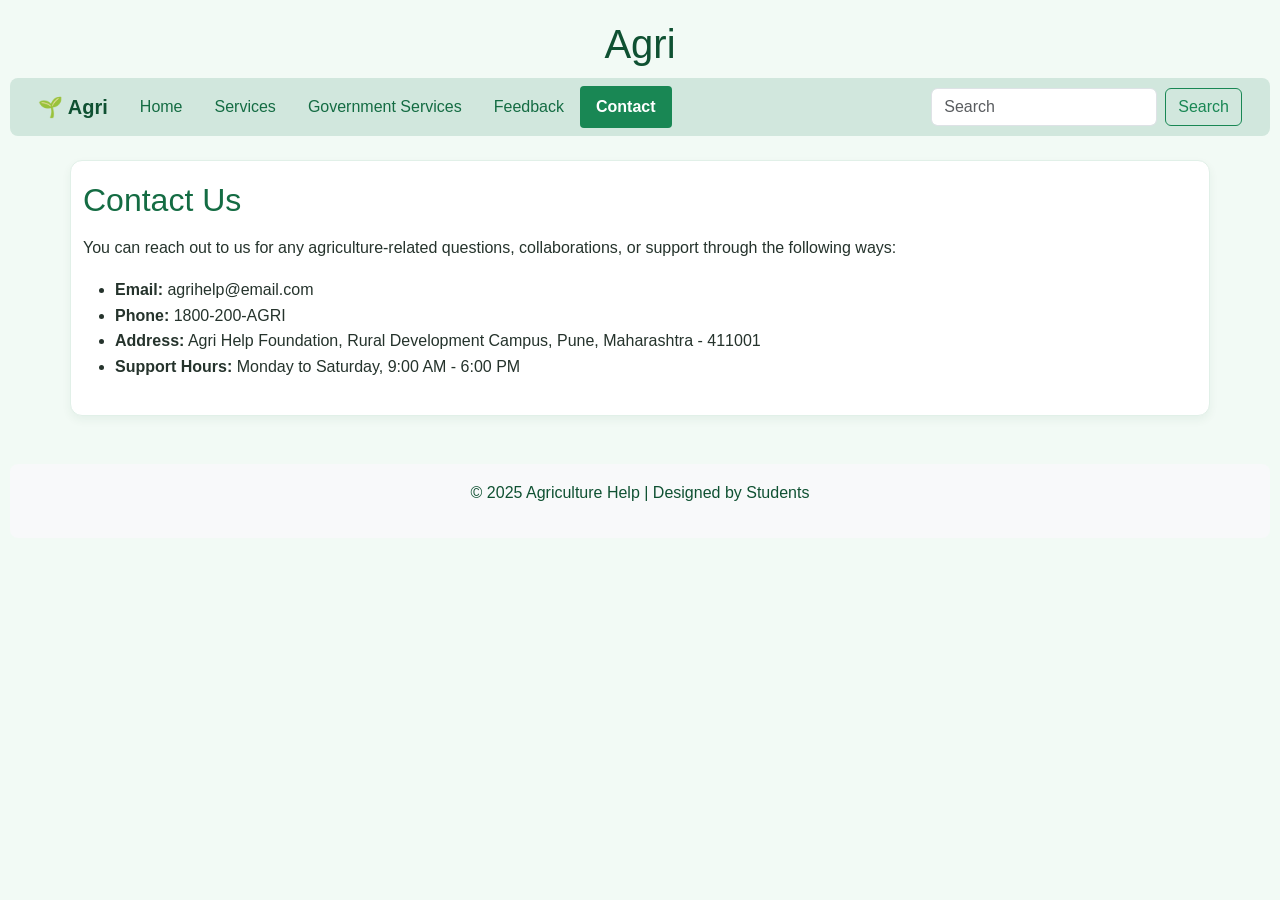
<file: contact.html>
<!DOCTYPE html>
<html lang="en">
<head>
  <meta charset="UTF-8" />
  <meta name="viewport" content="width=device-width, initial-scale=1.0" />
  <title>Contact Us - Agri Help</title>

  <link href="https://cdn.jsdelivr.net/npm/bootstrap@5.3.3/dist/css/bootstrap.min.css" rel="stylesheet" />
  
  <link rel="stylesheet" href="agri.css" />
</head>
<body>

  <h1>Agri</h1>

  <nav class="navbar navbar-expand-lg bg-body-tertiary">
    <div class="container-fluid">
      <a class="navbar-brand" href="ag.html">🌱 Agri</a>
      <button class="navbar-toggler" type="button" data-bs-toggle="collapse" data-bs-target="#navbarTogglerDemo03" aria-controls="navbarTogglerDemo03" aria-expanded="false" aria-label="Toggle navigation">
        <span class="navbar-toggler-icon"></span>
      </button>

      <div class="collapse navbar-collapse" id="navbarTogglerDemo03">
        <ul class="navbar-nav me-auto mb-2 mb-lg-0">
          <li class="nav-item"><a class="nav-link" href="ag.html">Home</a></li>
          <li class="nav-item"><a class="nav-link" href="service.html">Services</a></li>
          <li class="nav-item"><a class="nav-link" href="gov.html">Government Services</a></li>
          <li class="nav-item"><a class="nav-link" href="feedback.html">Feedback</a></li>
          <li class="nav-item"><a class="nav-link" href="contact.html">Contact</a></li>
        </ul>
        <form class="d-flex ms-auto" role="search">
          <input class="form-control me-2" type="search" placeholder="Search" aria-label="Search" />
          <button class="btn btn-outline-success" type="submit">Search</button>
        </form>
      </div>
    </div>
  </nav>

  <section class="container mt-4">
    <h2>Contact Us</h2>
    <p>You can reach out to us for any agriculture-related questions, collaborations, or support through the following ways:</p>
    <ul>
      <li><strong>Email:</strong> agrihelp@email.com</li>
      <li><strong>Phone:</strong> 1800-200-AGRI</li>
      <li><strong>Address:</strong> Agri Help Foundation, Rural Development Campus, Pune, Maharashtra - 411001</li>
      <li><strong>Support Hours:</strong> Monday to Saturday, 9:00 AM - 6:00 PM</li>
    </ul>
  </section>

  <footer class="text-center mt-5 p-3 bg-light">
    <p>© 2025 Agriculture Help | Designed by Students</p>
  </footer>

  <script src="https://cdn.jsdelivr.net/npm/bootstrap@5.3.3/dist/js/bootstrap.bundle.min.js"></script>

  <script>
    document.querySelectorAll('.nav-link').forEach(link => {
      if (link.href === window.location.href) {
        link.classList.add('active');
        link.setAttribute('aria-current', 'page');
      }
    });
  </script>
</body>
</html>
</file>
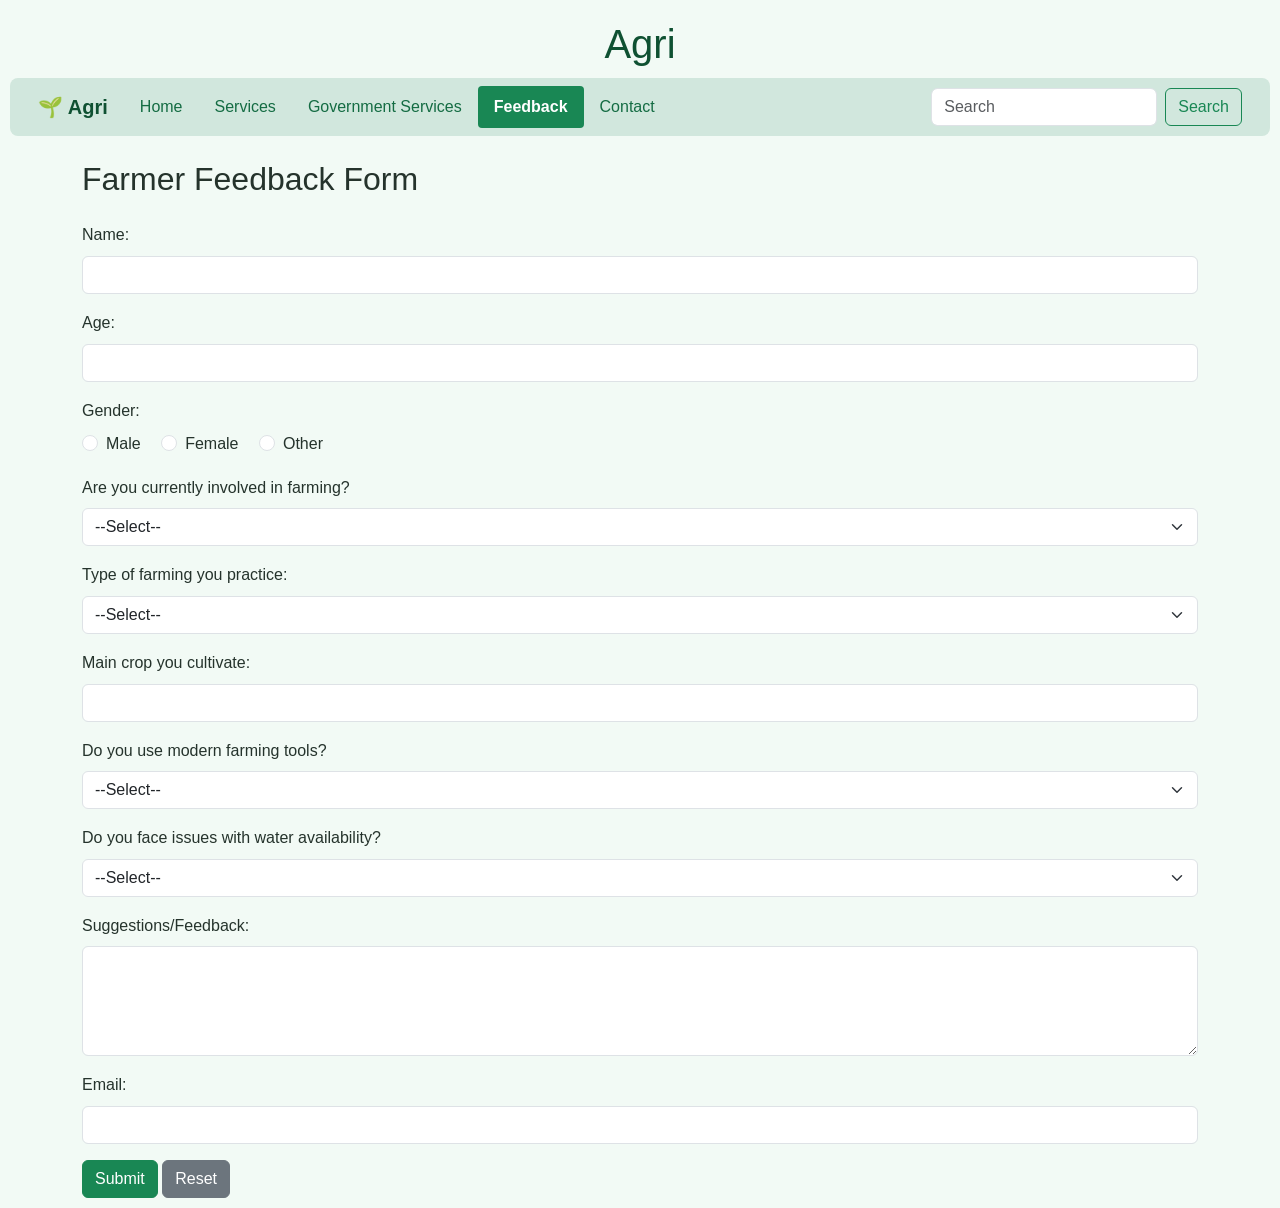
<file: feedback.html>
<!DOCTYPE html>
<html lang="en">
<head>
  <meta charset="UTF-8" />
  <title>Agriculture Feedback</title>
  
  <link href="https://cdn.jsdelivr.net/npm/bootstrap@5.3.3/dist/css/bootstrap.min.css" rel="stylesheet" />
  
  <link rel="stylesheet" href="agri.css" />
</head>
<body>

  <h1>Agri</h1>

  <nav class="navbar navbar-expand-lg bg-body-tertiary">
    <div class="container-fluid">
      <a class="navbar-brand" href="ag.html">🌱 Agri</a>
      <button class="navbar-toggler" type="button" data-bs-toggle="collapse" data-bs-target="#navbarTogglerDemo03" aria-controls="navbarTogglerDemo03" aria-expanded="false" aria-label="Toggle navigation">
        <span class="navbar-toggler-icon"></span>
      </button>

      <div class="collapse navbar-collapse" id="navbarTogglerDemo03">
        <ul class="navbar-nav me-auto mb-2 mb-lg-0">
          <li class="nav-item"><a class="nav-link" href="ag.html">Home</a></li>
          <li class="nav-item"><a class="nav-link" href="service.html">Services</a></li>
          <li class="nav-item"><a class="nav-link" href="gov.html">Government Services</a></li>
          <li class="nav-item"><a class="nav-link" href="feedback.html">Feedback</a></li>
          <li class="nav-item"><a class="nav-link" href="contact.html">Contact</a></li>
        </ul>
        <form class="d-flex ms-auto" role="search">
          <input class="form-control me-2" type="search" placeholder="Search" aria-label="Search" />
          <button class="btn btn-outline-success" type="submit">Search</button>
        </form>
      </div>
    </div>
  </nav>

  <div class="container mt-4">
    <h2 class="mb-4">Farmer Feedback Form</h2>
    <form>
      <div class="mb-3">
        <label for="name" class="form-label">Name:</label>
        <input type="text" class="form-control" id="name" name="name" required />
      </div>

      <div class="mb-3">
        <label for="age" class="form-label">Age:</label>
        <input type="number" class="form-control" id="age" name="age" required />
      </div>

      <div class="mb-3">
        <label class="form-label">Gender:</label><br />
        <div class="form-check form-check-inline">
          <input type="radio" class="form-check-input" name="gender" value="male" required />
          <label class="form-check-label">Male</label>
        </div>
        <div class="form-check form-check-inline">
          <input type="radio" class="form-check-input" name="gender" value="female" required />
          <label class="form-check-label">Female</label>
        </div>
        <div class="form-check form-check-inline">
          <input type="radio" class="form-check-input" name="gender" value="other" required />
          <label class="form-check-label">Other</label>
        </div>
      </div>

      <div class="mb-3">
        <label class="form-label">Are you currently involved in farming?</label>
        <select class="form-select" name="farming" required>
          <option value="">--Select--</option>
          <option value="yes">Yes</option>
          <option value="no">No</option>
        </select>
      </div>

      <div class="mb-3">
        <label class="form-label">Type of farming you practice:</label>
        <select class="form-select" name="farming_type">
          <option value="">--Select--</option>
          <option value="organic">Organic</option>
          <option value="inorganic">Inorganic</option>
          <option value="mixed">Mixed</option>
        </select>
      </div>

      <div class="mb-3">
        <label for="main_crop" class="form-label">Main crop you cultivate:</label>
        <input type="text" class="form-control" id="main_crop" name="main_crop" />
      </div>

      <div class="mb-3">
        <label class="form-label">Do you use modern farming tools?</label>
        <select class="form-select" name="tools">
          <option value="">--Select--</option>
          <option value="yes">Yes</option>
          <option value="no">No</option>
        </select>
      </div>

      <div class="mb-3">
        <label class="form-label">Do you face issues with water availability?</label>
        <select class="form-select" name="water_issue">
          <option value="">--Select--</option>
          <option value="always">Always</option>
          <option value="sometimes">Sometimes</option>
          <option value="never">Never</option>
        </select>
      </div>

      <div class="mb-3">
        <label for="feedback" class="form-label">Suggestions/Feedback:</label>
        <textarea class="form-control" id="feedback" name="feedback" rows="4"></textarea>
      </div>

      <div class="mb-3">
        <label for="email" class="form-label">Email:</label>
        <input type="email" class="form-control" id="email" name="email" required />
      </div>

      <button type="submit" class="btn btn-primary">Submit</button>
      <button type="reset" class="btn btn-secondary">Reset</button>
    </form>
  </div>

  <script src="https://cdn.jsdelivr.net/npm/bootstrap@5.3.3/dist/js/bootstrap.bundle.min.js"></script>

  <script>
    document.querySelectorAll('.nav-link').forEach(link => {
      if (link.href === window.location.href) {
        link.classList.add('active');
        link.setAttribute('aria-current', 'page');
      }
    });
  </script>
</body>
</html>
</file>
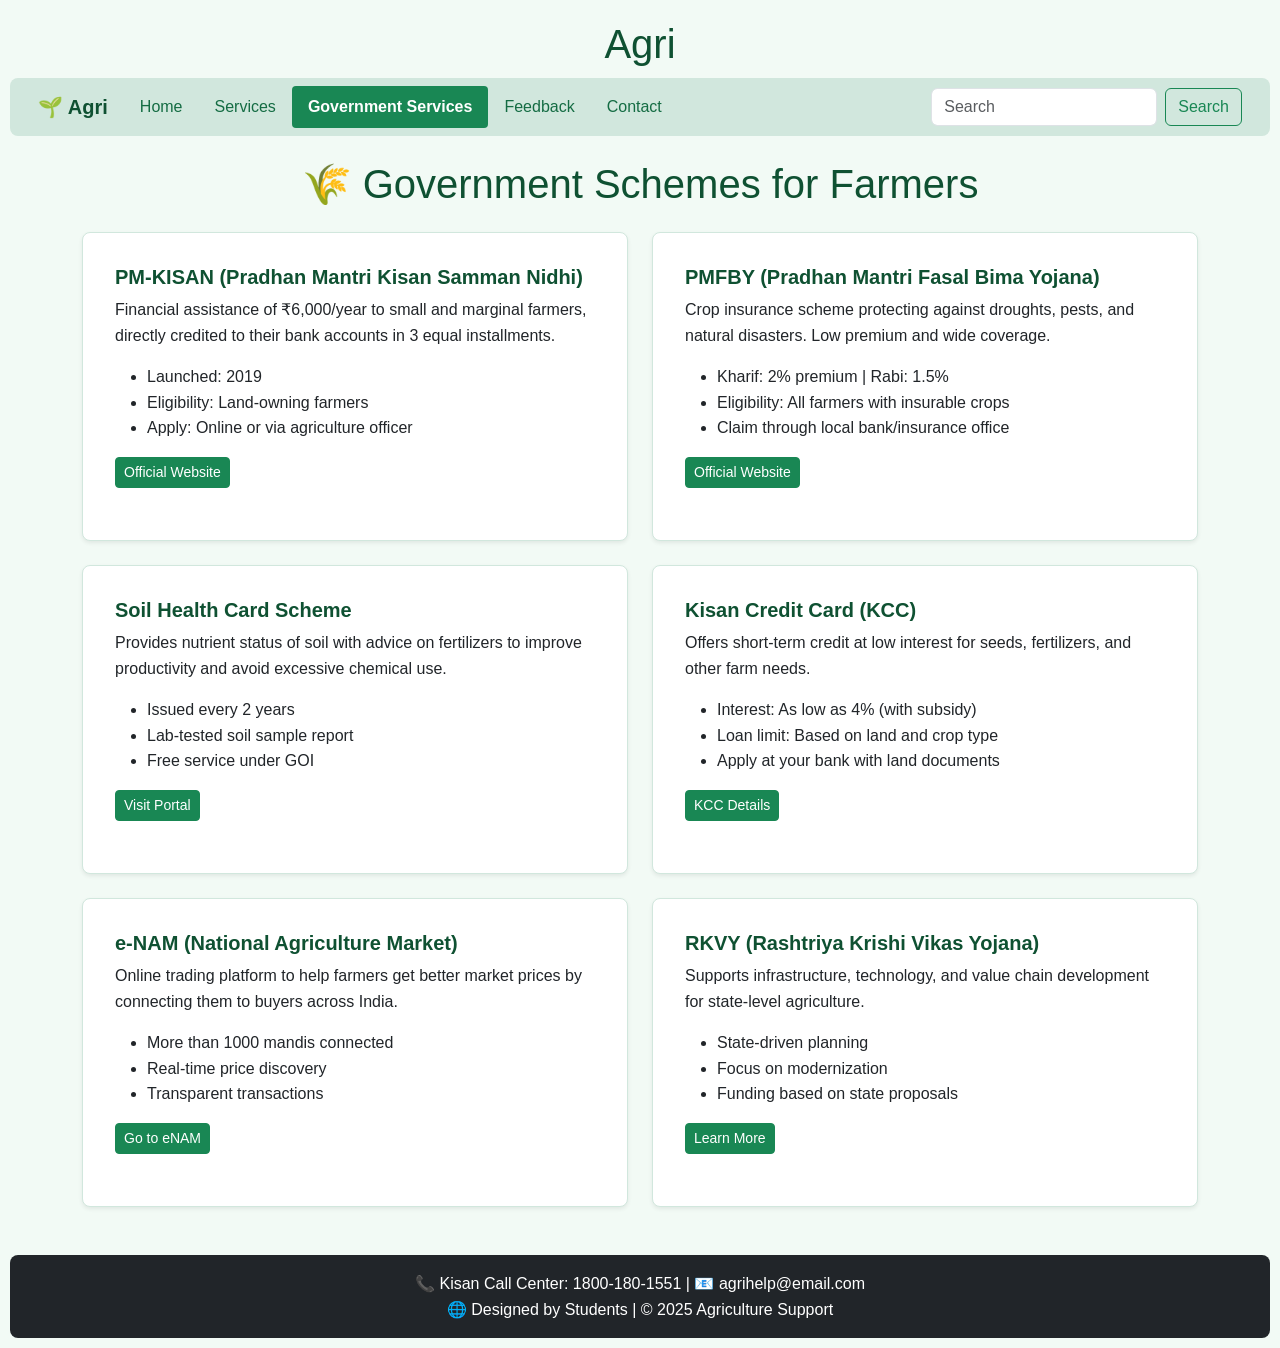
<file: gov.html>
<!DOCTYPE html>
<html lang="en">
<head>
  <meta charset="UTF-8" />
  <meta name="viewport" content="width=device-width, initial-scale=1.0"/>
  <title>Government Agriculture Schemes</title>

  <link href="https://cdn.jsdelivr.net/npm/bootstrap@5.3.3/dist/css/bootstrap.min.css" rel="stylesheet"/>
  
  <link rel="stylesheet" href="agri.css" />
</head>
<body>

  <h1>Agri</h1>

  <nav class="navbar navbar-expand-lg bg-body-tertiary">
    <div class="container-fluid">
      <a class="navbar-brand" href="ag.html">🌱 Agri</a>
      <button class="navbar-toggler" type="button" data-bs-toggle="collapse" data-bs-target="#navbarTogglerDemo03" aria-controls="navbarTogglerDemo03" aria-expanded="false" aria-label="Toggle navigation">
        <span class="navbar-toggler-icon"></span>
      </button>

      <div class="collapse navbar-collapse" id="navbarTogglerDemo03">
        <ul class="navbar-nav me-auto mb-2 mb-lg-0">
          <li class="nav-item"><a class="nav-link" href="ag.html">Home</a></li>
          <li class="nav-item"><a class="nav-link" href="service.html">Services</a></li>
          <li class="nav-item"><a class="nav-link" href="gov.html">Government Services</a></li>
          <li class="nav-item"><a class="nav-link" href="feedback.html">Feedback</a></li>
          <li class="nav-item"><a class="nav-link" href="contact.html">Contact</a></li>
        </ul>
        <form class="d-flex ms-auto" role="search">
          <input class="form-control me-2" type="search" placeholder="Search" aria-label="Search" />
          <button class="btn btn-outline-success" type="submit">Search</button>
        </form>
      </div>
    </div>
  </nav>

  <h1 class="text-center my-4">🌾 Government Schemes for Farmers</h1>

  <div class="container">
    <div class="row g-4">
      
      <div class="col-md-6">
        <div class="card p-3 shadow-sm rounded-3 h-100">
          <div class="card-body">
            <h5 class="card-title">PM-KISAN (Pradhan Mantri Kisan Samman Nidhi)</h5>
            <p>Financial assistance of ₹6,000/year to small and marginal farmers, directly credited to their bank accounts in 3 equal installments.</p>
            <ul>
              <li>Launched: 2019</li>
              <li>Eligibility: Land-owning farmers</li>
              <li>Apply: Online or via agriculture officer</li>
            </ul>
            <a href="https://pmkisan.gov.in" target="_blank" class="btn btn-primary btn-sm">Official Website</a>
          </div>
        </div>
      </div>

      <div class="col-md-6">
        <div class="card p-3 shadow-sm rounded-3 h-100">
          <div class="card-body">
            <h5 class="card-title">PMFBY (Pradhan Mantri Fasal Bima Yojana)</h5>
            <p>Crop insurance scheme protecting against droughts, pests, and natural disasters. Low premium and wide coverage.</p>
            <ul>
              <li>Kharif: 2% premium | Rabi: 1.5%</li>
              <li>Eligibility: All farmers with insurable crops</li>
              <li>Claim through local bank/insurance office</li>
            </ul>
            <a href="https://pmfby.gov.in" target="_blank" class="btn btn-primary btn-sm">Official Website</a>
          </div>
        </div>
      </div>

      <div class="col-md-6">
        <div class="card p-3 shadow-sm rounded-3 h-100">
          <div class="card-body">
            <h5 class="card-title">Soil Health Card Scheme</h5>
            <p>Provides nutrient status of soil with advice on fertilizers to improve productivity and avoid excessive chemical use.</p>
            <ul>
              <li>Issued every 2 years</li>
              <li>Lab-tested soil sample report</li>
              <li>Free service under GOI</li>
            </ul>
            <a href="https://soilhealth.dac.gov.in" target="_blank" class="btn btn-primary btn-sm">Visit Portal</a>
          </div>
        </div>
      </div>

      <div class="col-md-6">
        <div class="card p-3 shadow-sm rounded-3 h-100">
          <div class="card-body">
            <h5 class="card-title">Kisan Credit Card (KCC)</h5>
            <p>Offers short-term credit at low interest for seeds, fertilizers, and other farm needs.</p>
            <ul>
              <li>Interest: As low as 4% (with subsidy)</li>
              <li>Loan limit: Based on land and crop type</li>
              <li>Apply at your bank with land documents</li>
            </ul>
            <a href="https://pmkisan.gov.in/Documents/Kcc.pdf" target="_blank" class="btn btn-primary btn-sm">KCC Details</a>
          </div>
        </div>
      </div>

      <div class="col-md-6">
        <div class="card p-3 shadow-sm rounded-3 h-100">
          <div class="card-body">
            <h5 class="card-title">e-NAM (National Agriculture Market)</h5>
            <p>Online trading platform to help farmers get better market prices by connecting them to buyers across India.</p>
            <ul>
              <li>More than 1000 mandis connected</li>
              <li>Real-time price discovery</li>
              <li>Transparent transactions</li>
            </ul>
            <a href="https://enam.gov.in/web/" target="_blank" class="btn btn-primary btn-sm">Go to eNAM</a>
          </div>
        </div>
      </div>

      <div class="col-md-6">
        <div class="card p-3 shadow-sm rounded-3 h-100">
          <div class="card-body">
            <h5 class="card-title">RKVY (Rashtriya Krishi Vikas Yojana)</h5>
            <p>Supports infrastructure, technology, and value chain development for state-level agriculture.</p>
            <ul>
              <li>State-driven planning</li>
              <li>Focus on modernization</li>
              <li>Funding based on state proposals</li>
            </ul>
            <a href="https://rkvy.da.gov.in/Default.aspx" target="_blank" class="btn btn-primary btn-sm">Learn More</a>
          </div>
        </div>
      </div>

    </div>
  </div>

  <footer class="bg-dark text-white text-center py-3 mt-5">
    📞 Kisan Call Center: 1800-180-1551 | 📧 agrihelp@email.com<br>
    🌐 Designed by Students | © 2025 Agriculture Support
  </footer>

  <script src="https://cdn.jsdelivr.net/npm/bootstrap@5.3.3/dist/js/bootstrap.bundle.min.js"></script>

  <script>
    document.querySelectorAll('.nav-link').forEach(link => {
      if (link.href === window.location.href) {
        link.classList.add('active');
        link.setAttribute('aria-current', 'page');
      }
    });
  </script>
</body>
</html>
</file>
<file: agri.css>
/* Reset defaults */
* {
  margin: 0;
  padding: 0;
  box-sizing: border-box;
}

/* Base Styling */
body {
  font-family: 'Segoe UI', sans-serif;
  line-height: 1.6;
  background-color: #f2faf5; /* Ultra-light mint background */
  color: #25332c;
  padding: 10px;
}

/* Header */
h1 {
  text-align: center;
  color: #0f5132; /* Deep emerald green */
  margin-top: 10px;
  font-size: 2.5rem;
}

/* Navbar Customizations */
.navbar {
  margin-top: 10px;
  background-color: #d1e7dd !important; /* Fresh light mint */
  border-radius: 8px;
  padding: 0.5rem 1rem;
}

.navbar-brand {
  color: #0f5132 !important;
  font-weight: 700;
}

.nav-link {
  color: #146c43 !important;
  font-weight: 500;
  transition: color 0.2s ease-in-out, background-color 0.2s ease-in-out;
  border-radius: 4px;
  padding: 0.5rem 1rem !important;
}

/* Hover State */
.navbar-nav .nav-link:hover {
  color: #198754 !important;
  background-color: rgba(25, 135, 84, 0.08);
}

/* Dynamically Handled Active Tab State */
.navbar-nav .nav-link.active {
  color: #ffffff !important;
  background-color: #198754 !important; /* Medium vibrant green */
  font-weight: 600;
}

/* Sections */
section {
  background: white;
  padding: 20px;
  margin: 20px auto;
  max-width: 900px;
  border-radius: 12px;
  box-shadow: 0 4px 10px rgba(15, 81, 50, 0.06);
  border: 1px solid #e1f0e8;
}

section h2 {
  color: #146c43;
  margin-bottom: 1rem;
}

section p {
  margin-bottom: 1rem;
}

section img {
  width: 100%;
  border-radius: 10px;
  margin-top: 15px;
}

/* Articles */
article {
  background-color: #e8f5e9;
  border-left: 5px solid #198754;
  padding: 10px 15px;
  margin-bottom: 10px;
  border-radius: 5px;
}

/* Cards (Services & Government Pages) */
.card {
  border-radius: 15px;
  box-shadow: 0 4px 12px rgba(15, 81, 50, 0.04);
  margin-bottom: 20px;
  overflow: hidden;
  border: 1px solid #d1e7dd;
  background-color: #ffffff;
}

.card-img-top {
  height: 200px;
  object-fit: cover;
}

.card-title {
  color: #0f5132;
  font-weight: 600;
}

/* Primary Button Updates to Match */
.btn-primary {
  background-color: #198754 !important;
  border-color: #198754 !important;
}
.btn-primary:hover {
  background-color: #146c43 !important;
  border-color: #146c43 !important;
}

/* Footer elements */
footer {
  border-radius: 8px;
  background-color: #d1e7dd !important;
  color: #0f5132 !important;
}
</file>
